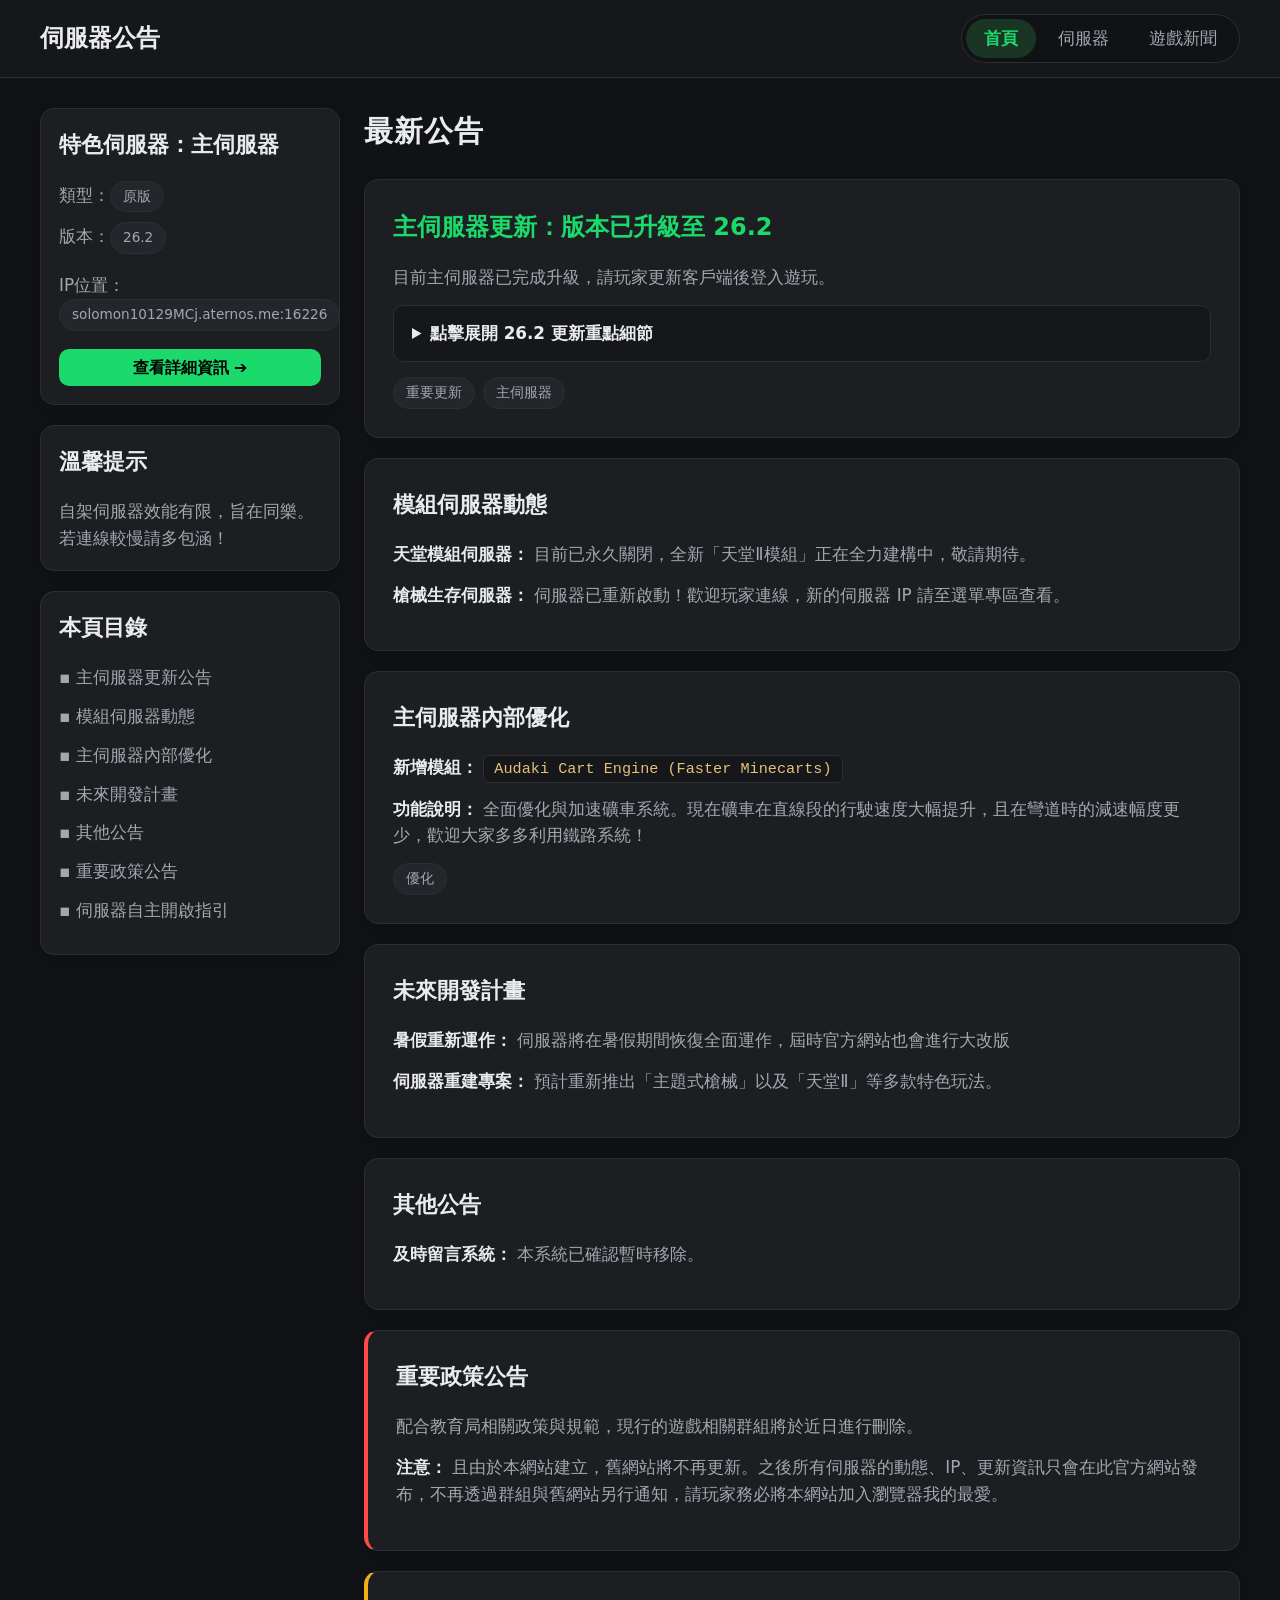
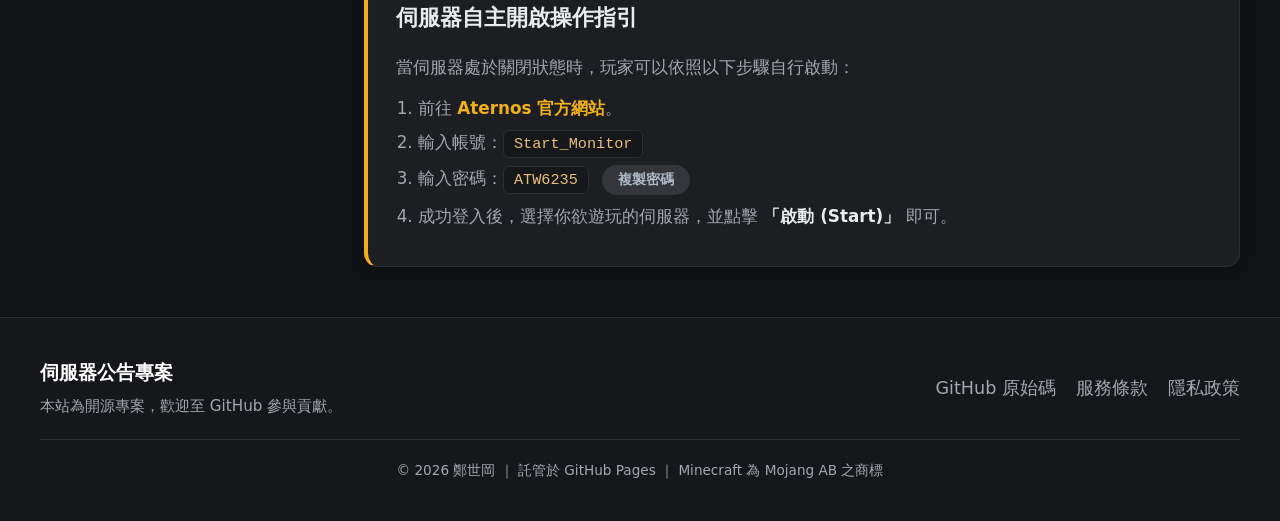
<file: index.html>
<!DOCTYPE html>
<html lang="zh-TW">

<head>
    <meta charset="UTF-8">
    <meta name="viewport" content="width=device-width, initial-scale=1.0">
    <title>伺服器公告首頁</title>
    <style>
        /* 完美復刻 Modrinth 配色與全域樣式 */
        :root {
            --bg-main: #111216;
            /* 最底層超暗背景 */
            --bg-card: #1c1e22;
            /* 卡片與區塊背景 */
            --bg-nav: #16171a;
            /* 導覽列背景 */
            --color-text: #eaebee;
            /* 主文字顏色 */
            --color-muted: #a3a7af;
            /* 說明小字顏色 */
            --brand-green: #1bd96a;
            /* 正常狀態背景色 */
            --brand-green-hover: #22ff85;
            /* 滑鼠移上去時背景色漸變 */
            --border-color: #2c2e33;
            /* 邊框線條顏色 */
            --alert-red: #ff4a4a;
            /* 政策警示紅 */
            --guide-yellow: #f1b019;
            /* 技術指引黃 */
        }

        body {
            font-family: Inter, system-ui, -apple-system, BlinkMacSystemFont, "Segoe UI", Roboto, "Helvetica Neue", Arial, "Noto Sans TC", sans-serif;
            background-color: var(--bg-main);
            color: var(--color-text);
            margin: 0;
            padding: 0;
            line-height: 1.6;
            font-size: 1.1rem;
        }

        /* 頂部區域與導覽列 */
        header {
            background-color: var(--bg-nav);
            border-bottom: 1px solid var(--border-color);
            position: sticky;
            top: 0;
            z-index: 100;
        }

        .header-container {
            max-width: 1200px;
            margin: 0 auto;
            display: flex;
            justify-content: space-between;
            align-items: center;
            padding: 14px 20px;
        }

        header h1 {
            margin: 0;
            font-size: 1.5rem;
            font-weight: 700;
        }

        header h1 a {
            color: var(--color-text);
            text-decoration: none;
            transition: color 0.2s;
        }

        header h1 a:hover {
            color: var(--brand-green);
        }

        /* 💡 完美復刻 Modrinth 膠囊型分組導覽外框 */
        nav {
            display: flex;
            gap: 4px;
            background-color: #111216;
            padding: 4px;
            border-radius: 30px;
            /* 藥丸外框圓角 */
            border: 1px solid var(--border-color);
        }

        /* 💡 導覽標籤全面化身圓角藥丸 */
        nav a {
            color: var(--color-muted);
            text-decoration: none;
            padding: 6px 18px;
            border-radius: 20px;
            /* 內層選項高圓角 */
            transition: all 0.2s ease;
            font-size: 1.05rem;
            font-weight: 500;
        }

        nav a:hover {
            color: var(--color-text);
            background-color: #24262b;
        }

        /* 💡 復刻截圖中「模組」標籤的墨綠色底、亮綠字效果 */
        nav a.active {
            background-color: #1b3524;
            color: var(--brand-green);
            font-weight: 600;
        }

        /* 主內容兩欄佈局 */
        .main-layout {
            max-width: 1200px;
            margin: 30px auto;
            padding: 0 20px;
            display: grid;
            grid-template-columns: 300px 1fr;
            gap: 24px;
        }

        @media (max-width: 768px) {
            .main-layout {
                grid-template-columns: 1fr;
            }
        }

        /* 左側邊欄卡片 */
        .sidebar {
            display: flex;
            flex-direction: column;
            gap: 20px;
        }

        /* 右側主內容區 */
        .content-area {
            display: flex;
            flex-direction: column;
            gap: 20px;
        }

        /* 頁面主要大標題樣式 */
        .page-main-title {
            font-size: 1.8rem;
            color: var(--color-text);
            margin: 0 0 5px 0;
            font-weight: 700;
            letter-spacing: 1px;
        }

        /* Modrinth 圓角卡片樣式 */
        .card {
            background-color: var(--bg-card);
            border: 1px solid var(--border-color);
            border-radius: 14px;
            /* 稍微提升整體卡片大圓角 */
            padding: 28px;
            box-shadow: 0 4px 12px rgba(0, 0, 0, 0.15);
            scroll-margin-top: 80px;
        }

        .card h2 {
            font-size: 1.4rem;
            margin-top: 0;
            margin-bottom: 18px;
            color: var(--color-text);
            font-weight: 600;
        }

        .card h3 {
            font-size: 1.2rem;
            color: var(--brand-green);
            margin-top: 16px;
            margin-bottom: 10px;
        }

        p {
            color: var(--color-muted);
            font-size: 1.05rem;
            margin: 0 0 14px 0;
        }

        strong {
            color: var(--color-text);
        }

        /* 目錄列表樣式 */
        .toc-list {
            list-style: none;
            padding: 0;
            margin: 0;
        }

        .toc-list li {
            margin-bottom: 12px;
        }

        .toc-list a {
            color: var(--color-muted);
            text-decoration: none;
            font-size: 1.05rem;
            transition: color 0.2s;
            display: block;
        }

        .toc-list a:hover {
            color: var(--brand-green);
        }

        /* 🟩 完美復刻「下載」鈕外觀的高圓角綠色按鈕 */
        .btn {
            display: inline-flex;
            align-items: center;
            justify-content: center;
            background-color: var(--brand-green);
            color: #000;
            padding: 6px 24px;
            text-decoration: none;
            border-radius: 10px;
            /* 💡 更改為極致圓滑的藥丸型圓角 */
            font-size: 1rem;
            font-weight: bold;
            transition: background 0.3s ease, transform 0.2s ease, color 0.3s ease;
            border: none;
            cursor: pointer;
            white-space: nowrap;
        }

        .btn:hover {
            background-color: var(--brand-green-hover);
            color: #000;
        }

        .btn:active {
            transform: scale(0.95);
        }

        /* 🪨 依照條件客製化的灰色圓角藥丸按鈕 */
        .btn-gray {
            background-color: #34363c;
            color: #aeb8c3;
            padding: 6px 16px;
            font-size: 0.85rem;
            margin-left: 8px;
            border-radius: 20px;
            /* 💡 更改為極致圓滑的藥丸型圓角 */
            font-weight: bold;
            transition: background 0.3s ease, transform 0.2s ease, color 0.3s ease;
            border: none;
            cursor: pointer;
            white-space: nowrap;
        }

        .btn-gray:hover {
            background-color: #41444b;
            color: #dce9f6;
        }

        .btn-gray:active {
            transform: scale(0.95);
        }

        /* 💡 標籤同步換上膠囊藥丸外觀 */
        .tag {
            display: inline-block;
            background-color: #24262b;
            color: var(--color-muted);
            padding: 4px 12px;
            border-radius: 20px;
            /* 💡 高圓角 */
            font-size: 0.85rem;
            margin-right: 8px;
            border: 1px solid var(--border-color);
        }

        /* 摺疊選單 */
        details {
            background-color: #16171a;
            padding: 14px 18px;
            border-radius: 10px;
            /* 摺疊選單微調圓潤 */
            border: 1px solid var(--border-color);
            margin-top: 14px;
        }

        summary {
            font-weight: 600;
            color: var(--color-text);
            cursor: pointer;
            font-size: 1.05rem;
        }

        ul,
        ol {
            padding-left: 22px;
            margin: 12px 0 0 0;
            color: var(--color-muted);
            font-size: 1.05rem;
        }

        li {
            margin-bottom: 8px;
        }

        /* 政策與技術引導特殊樣式 */
        .policy-card {
            border-left: 4px solid var(--alert-red);
        }

        .tech-card {
            border-left: 4px solid var(--guide-yellow);
        }

        /* 程式碼區塊外觀 */
        .code-block {
            background-color: #16171a;
            padding: 4px 10px;
            border-radius: 6px;
            font-family: Consolas, Monaco, monospace;
            color: #e5c07b;
            font-size: 0.95rem;
            border: 1px solid var(--border-color);
        }

        /* 複製狀態字樣提示 */
        #status {
            font-size: 15px;
            color: #d1d5db;
            margin-left: 10px;
            display: inline-block;
            vertical-align: middle;
        }
    </style>
</head>

<body>

    <header>
        <div class="header-container">
            <h1><a href="/">伺服器公告</a></h1>
            <nav>
                <a href="index.html" class="active">首頁</a>
                <a href="menu.html">伺服器</a>
                <a href="news.html">遊戲新聞</a>
            </nav>
        </div>
    </header>

    <div class="main-layout">

        <div class="sidebar">
            <div class="card" style="padding: 18px;">
                <h2>特色伺服器：主伺服器</h2>
                <p style="margin-bottom: 10px;">類型：<span class="tag">原版</span></p>
                <p style="margin-bottom: 18px;">版本：<span class="tag">26.2</span></p>
                <p style="margin-bottom: 18px;">IP位置：<span class="tag">solomon10129MCj.aternos.me:16226</span></p>
                <a href="server-pages-template.html?server=main" class="btn" style="width: 100%; box-sizing: border-box;">查看詳細資訊 ➔</a>
            </div>

            <div class="card" style="padding: 18px;">
                <h2>溫馨提示</h2>
                <p style="margin: 0;">自架伺服器效能有限，旨在同樂。若連線較慢請多包涵！</p>
            </div>

            <div class="card" style="padding: 18px;">
                <h2>本頁目錄</h2>
                <ul class="toc-list">
                    <li><a href="#main-server">▪ 主伺服器更新公告</a></li>
                    <li><a href="#mod-server">▪ 模組伺服器動態</a></li>
                    <li><a href="#server-optimization">▪ 主伺服器內部優化</a></li>
                    <li><a href="#future-plans">▪ 未來開發計畫</a></li>
                    <li><a href="#website_alert">▪ 其他公告</a></li>
                    <li><a href="#policy-alert">▪ 重要政策公告</a></li>
                    <li><a href="#self-host">▪ 伺服器自主開啟指引</a></li>
                </ul>
            </div>
        </div>

        <div class="content-area">
            <h2 class="page-main-title">最新公告</h2>

            <div class="card" id="main-server">
                <h2 style="margin-top: 0; color: #1bd96a; font-size: 1.5rem; font-weight: bold;">主伺服器更新：版本已升級至 26.2</h2>
                <p>目前主伺服器已完成升級，請玩家更新客戶端後登入遊玩。</p>

                <details>
                    <summary>點擊展開 26.2 更新重點細節</summary>
                    <ul>
                        <li><strong>全新方塊：</strong> 新增硫磺與硃砂系列方塊。</li>
                        <li><strong>全新生態域：</strong> 新增硫磺洞窟、硫磺噴泉等。</li>
                        <li><strong>全新生物：</strong> 硫磺立方怪，外型類似史萊姆，有小型與中型，可餵食史萊姆球加速成長。</li>
                    </ul>

                    <!-- ==================== 更新預覽圖片區塊 ==================== -->
                    <div style="margin-top: 15px; padding: 0 5px;">
                        <img src="images/update-26.2.png" alt="26.2 更新預覽"
                            style="width: 100%; max-width: 500px; height: auto; border-radius: 8px; border: 1px solid #2c2e33; box-shadow: 0 4px 12px rgba(0,0,0,0.3); display: block;">
                        <p style="margin: 6px 0 0 0; font-size: 0.85rem; color: #a3a7af; padding-left: 10px;">▲ 26.2
                            版本主視覺圖</p>
                    </div>
                </details>

                <div style="margin-top: 15px;">
                    <span class="tag">重要更新</span><span class="tag">主伺服器</span>
                </div>
            </div>

            <div class="card" id="mod-server">
                <h2>模組伺服器動態</h2>
                <p><strong>天堂模組伺服器：</strong> 目前已永久關閉，全新「天堂Ⅱ模組」正在全力建構中，敬請期待。</p>
                <p><strong>槍械生存伺服器：</strong> 伺服器已重新啟動！歡迎玩家連線，新的伺服器 IP 請至選單專區查看。</p>
            </div>

            <div class="card" id="server-optimization">
                <h2>主伺服器內部優化</h2>
                <p><strong>新增模組：</strong> <span class="code-block">Audaki Cart Engine (Faster Minecarts)</span></p>
                <p><strong>功能說明：</strong> 全面優化與加速礦車系統。現在礦車在直線段的行駛速度大幅提升，且在彎道時的減速幅度更少，歡迎大家多多利用鐵路系統！</p>
                <div style="margin-top: 10px;">
                    <span class="tag">優化</span>
                </div>
            </div>

            <div class="card" id="future-plans">
                <h2>未來開發計畫</h2>
                <p><strong>暑假重新運作：</strong> 伺服器將在暑假期間恢復全面運作，屆時官方網站也會進行大改版</p>
                <p><strong>伺服器重建專案：</strong> 預計重新推出「主題式槍械」以及「天堂Ⅱ」等多款特色玩法。</p>
            </div>

            <div class="card" id="website_alert">
                <h2>其他公告</h2>
                <p><strong>及時留言系統：</strong> 本系統已確認暫時移除。</p>
            </div>

            <div class="card policy-card" id="policy-alert">
                <h2>重要政策公告</h2>
                <p>配合教育局相關政策與規範，現行的遊戲相關群組將於近日進行刪除。</p>
                <p><strong>注意：</strong>
                    且由於本網站建立，舊網站將不再更新。之後所有伺服器的動態、IP、更新資訊只會在此官方網站發布，不再透過群組與舊網站另行通知，請玩家務必將本網站加入瀏覽器我的最愛。</p>
            </div>

            <div class="card tech-card" id="self-host">
                <h2>伺服器自主開啟操作指引</h2>
                <p>當伺服器處於關閉狀態時，玩家可以依照以下步驟自行啟動：</p>
                <ol>
                    <li>前往 <a href="https://aternos.org/" target="_blank"
                            style="color: var(--guide-yellow); font-weight: bold; text-decoration: none; transition: color 0.2s ease, text-decoration 0.2s ease;"
                            onmouseover="this.style.textDecoration='underline'; this.style.color='#ffd15c';"
                            onmouseout="this.style.textDecoration='none'; this.style.color='var(--guide-yellow)';">Aternos
                            官方網站</a>。</li>
                    <li>輸入帳號：<span class="code-block">Start_Monitor</span></li>
                    <li>輸入密碼：<span class="code-block" id="server-pwd">ATW6235</span>
                        <button class="btn-gray" id="copyBtn">複製密碼</button>
                        <div id="status"></div>
                    </li>
                    <li>成功登入後，選擇你欲遊玩的伺服器，並點擊 <strong>「啟動 (Start)」</strong> 即可。</li>
                </ol>
            </div>

        </div>
    </div>

    <script>
        document.getElementById("copyBtn").addEventListener("click", function () {
            var pwdText = document.getElementById("server-pwd").innerText;

            const textarea = document.createElement("textarea");
            textarea.value = pwdText;
            document.body.appendChild(textarea);
            textarea.select();

            try {
                const successful = document.execCommand("copy");
                const statusEl = document.getElementById("status");
                if (successful) {
                    statusEl.textContent = "已複製至剪貼簿";
                    setTimeout(() => {
                        statusEl.textContent = "";
                    }, 3000);
                } else {
                    statusEl.textContent = "複製失敗";
                }
            } catch (err) {
                document.getElementById("status").textContent = "複製錯誤";
            }

            document.body.removeChild(textarea);
        });
    </script>



    <footer
        style="background-color: #16171a; border-top: 1px solid #2c2e33; padding: 40px 20px; color: #a3a7af; margin-top: 50px;">
        <div
            style="max-width: 1200px; margin: 0 auto; display: flex; justify-content: space-between; align-items: center; flex-wrap: wrap; gap: 20px;">

            <div>
                <div style="font-size: 1.2rem; font-weight: bold; color: #fff; margin-bottom: 6px;">伺服器公告專案</div>
                <p style="margin: 0; font-size: 0.95rem;">本站為開源專案，歡迎至 GitHub 參與貢獻。</p>
            </div>

            <div style="display: flex; gap: 20px;">
                <a href="https://github.com/KevinChensinlong/KevinChensinlong.github.io" target="_blank"
                    style="color: #a3a7af; text-decoration: none; transition: 0.2s;"
                    onmouseover="this.style.textDecoration='underline'; this.style.color='#fff';"
                    onmouseout="this.style.textDecoration='none'; this.style.color='#a3a7af';">
                    GitHub 原始碼
                </a>
                <a href="#" style="color: #a3a7af; text-decoration: none; transition: 0.2s;"
                    onmouseover="this.style.textDecoration='underline'; this.style.color='#fff';"
                    onmouseout="this.style.textDecoration='none'; this.style.color='#a3a7af';">服務條款</a>
                <a href="#" style="color: #a3a7af; text-decoration: none; transition: 0.2s;"
                    onmouseover="this.style.textDecoration='underline'; this.style.color='#fff';"
                    onmouseout="this.style.textDecoration='none'; this.style.color='#a3a7af';">隱私政策</a>
            </div>
        </div>

        <div
            style="max-width: 1200px; margin: 20px auto 0 auto; padding-top: 20px; border-top: 1px solid #2c2e33; text-align: center; font-size: 0.85rem;">
            &copy; 2026 鄭世岡 ｜ 託管於 GitHub Pages ｜ Minecraft 為 Mojang AB 之商標
        </div>
    </footer>

</body>

</html>
</file>
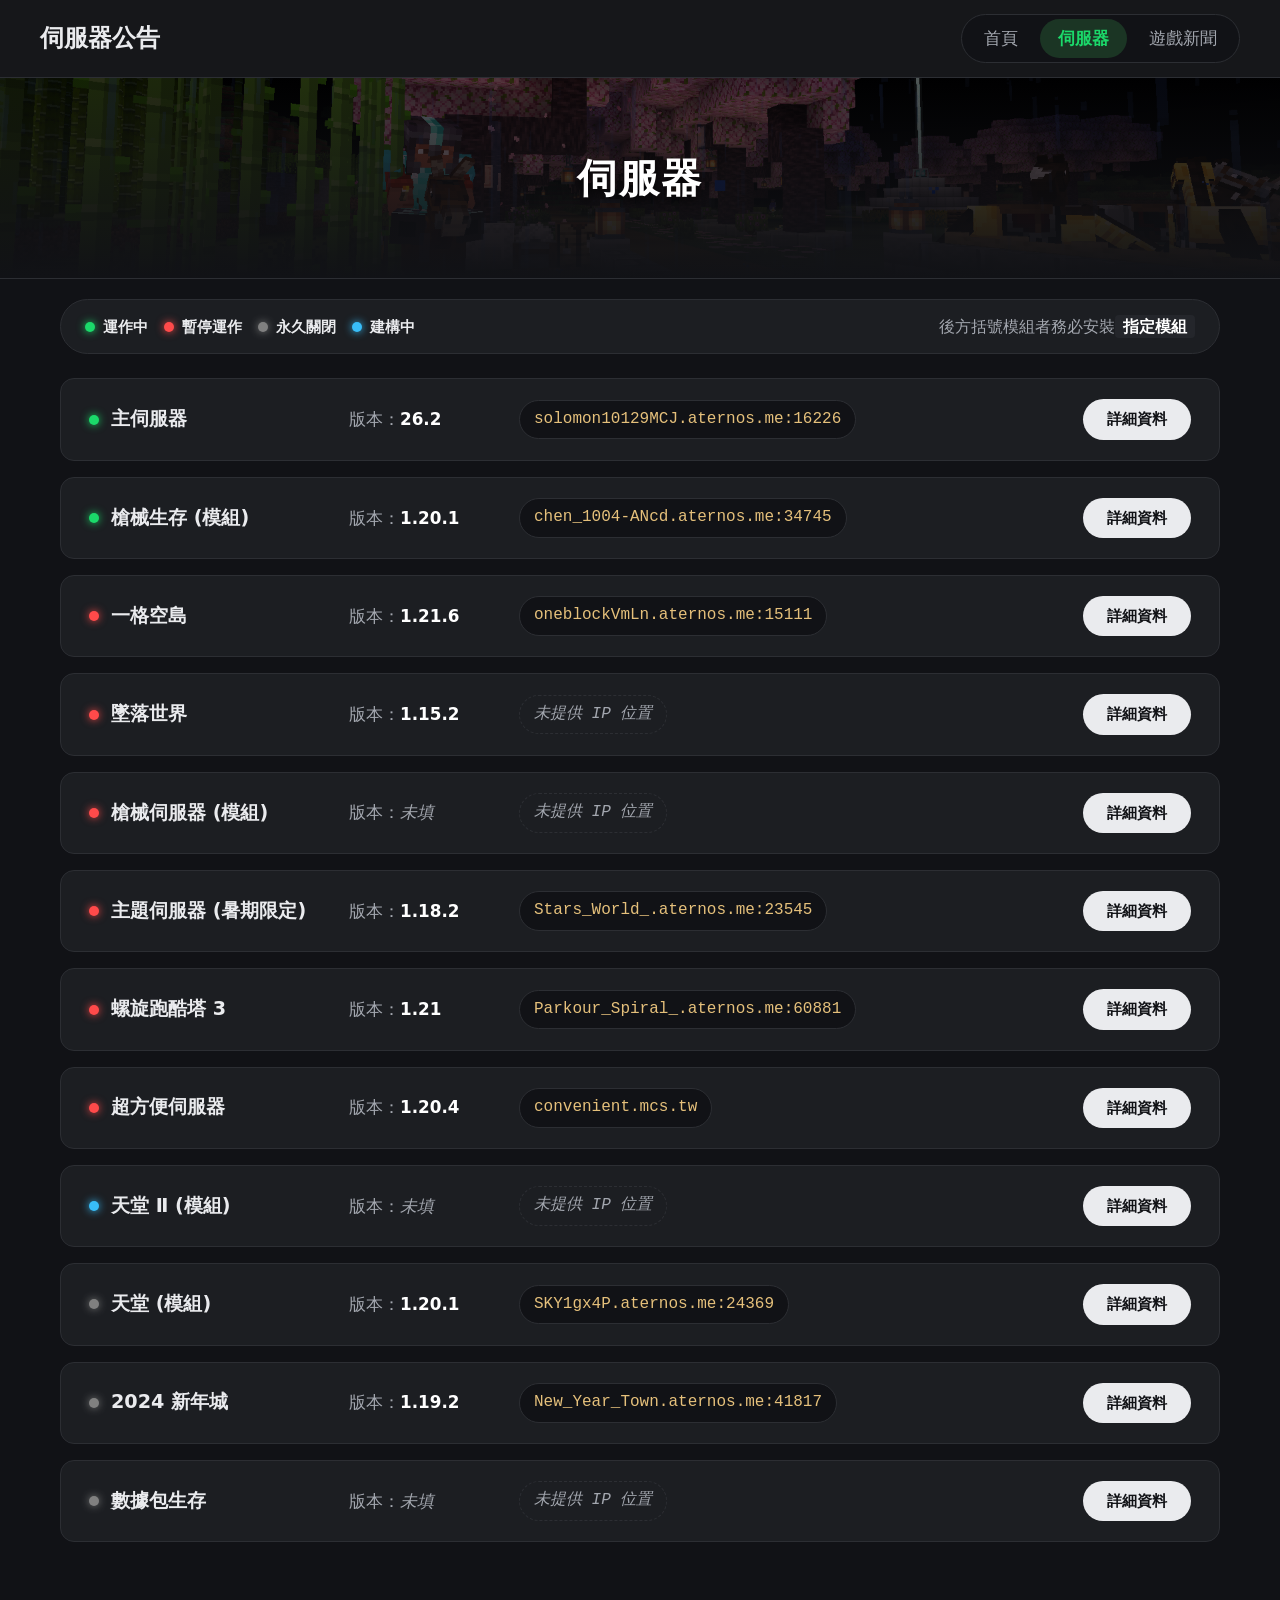
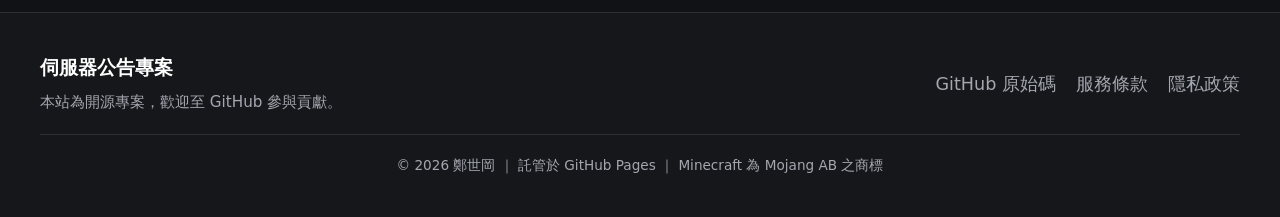
<file: menu.html>
<!DOCTYPE html>
<html lang="zh-TW">

<head>
    <meta charset="UTF-8">
    <meta name="viewport" content="width=device-width, initial-scale=1.0">
    <title>伺服器清單 - 官方網站</title>
    <style>
        /* 完美復刻 Modrinth 配色與全域樣式 */
        :root {
            --bg-main: #111216;
            /* 最底層超暗背景 */
            --bg-card: #1c1e22;
            /* 卡片與區塊背景 */
            --bg-nav: #16171a;
            /* 導覽列背景 */
            --color-text: #eaebee;
            /* 主文字顏色 */
            --color-muted: #a3a7af;
            /* 說明小字顏色 */
            --brand-green: #1bd96a;
            /* 正常狀態背景色 */
            --brand-green-hover: #22ff85;
            /* 滑鼠移上去時背景色漸變 */
            --border-color: #2c2e33;
            /* 邊框線條顏色 */

            /* 狀態燈號配色 */
            --status-green: #1bd96a;
            --status-red: #ff4a4a;
            --status-gray: #808080;
            --status-blue: #38bdf8;
        }

        body {
            font-family: Inter, system-ui, -apple-system, BlinkMacSystemFont, "Segoe UI", Roboto, "Helvetica Neue", Arial, "Noto Sans TC", sans-serif;
            background-color: var(--bg-main);
            color: var(--color-text);
            margin: 0;
            padding: 0;
            line-height: 1.6;
            font-size: 1.1rem;
        }

        /* 頂部區域與導覽列 */
        header {
            background-color: var(--bg-nav);
            border-bottom: 1px solid var(--border-color);
            position: sticky;
            top: 0;
            z-index: 100;
        }

        .header-container {
            max-width: 1200px;
            margin: 0 auto;
            display: flex;
            justify-content: space-between;
            align-items: center;
            padding: 14px 20px;
        }

        header h1 {
            margin: 0;
            font-size: 1.5rem;
            font-weight: 700;
        }

        header h1 a {
            color: var(--color-text);
            text-decoration: none;
            transition: color 0.2s;
        }

        header h1 a:hover {
            color: var(--brand-green);
        }

        /* 完美復刻 Modrinth 膠囊型分組導覽外框 */
        nav {
            display: flex;
            gap: 4px;
            background-color: #111216;
            padding: 4px;
            border-radius: 30px;
            border: 1px solid var(--border-color);
        }

        nav a {
            color: var(--color-muted);
            text-decoration: none;
            padding: 6px 18px;
            border-radius: 20px;
            transition: all 0.2s ease;
            font-size: 1.05rem;
            font-weight: 500;
        }

        nav a:hover {
            color: var(--color-text);
            background-color: #24262b;
        }

        /* 讓「伺服器」頁籤高亮 */
        nav a.active {
            background-color: #1b3524;
            color: var(--brand-green);
            font-weight: 600;
        }

        /* 🌄 伺服器頂部大型封面橫幅 */
        .banner {
            position: relative;
            background-image: linear-gradient(rgba(0, 0, 0, 0.6), rgba(17, 18, 22, 1)), url('images/manu1.png');
            background-size: cover;
            background-position: center;
            height: 200px;
            display: flex;
            justify-content: center;
            align-items: center;
            border-bottom: 1px solid var(--border-color);
        }

        .banner h2 {
            font-size: 2.5rem;
            color: #fff;
            margin: 0;
            font-weight: 800;
            letter-spacing: 2px;
            text-shadow: 0 4px 10px rgba(0, 0, 0, 0.7);
        }

        /* 主內容包裝區 */
        .container {
            max-width: 1200px;
            margin: 0 auto;
            padding: 20px;
            box-sizing: border-box;
        }

        /* 🟢🔴🔵 狀態提示與備註頂欄 */
        .status-header-bar {
            display: flex;
            justify-content: space-between;
            align-items: center;
            background-color: var(--bg-card);
            border: 1px solid var(--border-color);
            padding: 14px 24px;
            border-radius: 30px;
            margin-bottom: 24px;
            flex-wrap: wrap;
            gap: 12px;
        }

        .legend-group {
            display: flex;
            gap: 16px;
            align-items: center;
        }

        .legend-item {
            display: inline-flex;
            align-items: center;
            font-size: 0.95rem;
            font-weight: 600;
        }

        /* 燈號小圓點 */
        .dot {
            width: 10px;
            height: 10px;
            border-radius: 50%;
            margin-right: 8px;
            display: inline-block;
        }

        .dot-green {
            background-color: var(--status-green);
            box-shadow: 0 0 8px var(--status-green);
        }

        .dot-red {
            background-color: var(--status-red);
            box-shadow: 0 0 8px var(--status-red);
        }

        .dot-gray {
            background-color: var(--status-gray);
            box-shadow: 0 0 8px var(--status-gray);
        }

        .dot-blue {
            background-color: var(--status-blue);
            box-shadow: 0 0 8px var(--status-blue);
        }

        .notice-text {
            color: var(--color-muted);
            font-size: 1rem;
            font-weight: 500;
        }

        .notice-highlight {
            color: #fff;
            font-weight: bold;
            background-color: #24262b;
            padding: 2px 8px;
            border-radius: 4px;
        }

        /* 📋 伺服器列表大容器 */
        .server-list {
            display: flex;
            flex-direction: column;
            gap: 16px;
        }

        /* 橫式伺服器卡片列 */
        .server-row {
            background-color: var(--bg-card);
            border: 1px solid var(--border-color);
            border-radius: 14px;
            padding: 20px 28px;
            display: grid;
            grid-template-columns: 240px 150px 1fr auto;
            align-items: center;
            gap: 20px;
            transition: transform 0.2s ease, border-color 0.2s ease;
        }

        .server-row:hover {
            border-color: #41444b;
            transform: translateY(-2px);
        }

        /* 針對資料尚未填寫的空白 IP 樣式優化 */
        .ip-empty {
            color: var(--color-muted) !important;
            font-style: italic;
            background-color: transparent !important;
            border: 1px dashed var(--border-color) !important;
        }

        /* 手機板響應式斷點 */
        @media (max-width: 900px) {
            .server-row {
                grid-template-columns: 1fr;
                gap: 12px;
                padding: 20px;
            }

            .server-actions {
                text-align: left;
                width: 100%;
            }

            .btn-detail {
                width: 100%;
                box-sizing: border-box;
            }
        }

        /* 伺服器名稱與燈號組合 */
        .server-name-block {
            display: flex;
            align-items: center;
            font-weight: 700;
            font-size: 1.2rem;
            color: var(--color-text);
        }

        /* 版本號 */
        .server-version-block {
            font-size: 1.05rem;
            color: var(--color-muted);
        }

        .server-version-block strong {
            color: #fff;
        }

        /* IP 位置顯示區 */
        .server-ip-block {
            font-family: Consolas, Monaco, monospace;
            font-size: 1rem;
            color: #e5c07b;
            background-color: #111216;
            padding: 6px 14px;
            border-radius: 20px;
            border: 1px solid var(--border-color);
            word-break: break-all;
            display: inline-block;
        }

        /* ⬜ Modrinth 藥丸型詳細資料按鈕 */
        .btn-detail {
            display: inline-flex;
            align-items: center;
            justify-content: center;
            background-color: #eaebee;
            color: #111216;
            padding: 8px 24px;
            text-decoration: none;
            border-radius: 30px;
            font-size: 0.95rem;
            font-weight: bold;
            transition: background 0.2s ease, transform 0.1s ease;
            border: none;
            cursor: pointer;
            white-space: nowrap;
        }

        .btn-detail:hover {
            background-color: #ffffff;
            transform: scale(1.03);
        }

        .btn-detail:active {
            transform: scale(0.97);
        }
    </style>
</head>

<body>

    <header>
        <div class="header-container">
            <h1><a href="index.html">伺服器公告</a></h1>
            <nav>
                <a href="index.html">首頁</a>
                <a href="menu.html" class="active">伺服器</a>
                <a href="news.html">遊戲新聞</a>
            </nav>
        </div>
    </header>

    <div class="banner">
        <h2>伺服器</h2>
    </div>

    <div class="container">

        <div class="status-header-bar">
            <div class="legend-group">
                <div class="legend-item"><span class="dot dot-green"></span>運作中</div>
                <div class="legend-item"><span class="dot dot-red"></span>暫停運作</div>
                <div class="legend-item"><span class="dot dot-gray"></span>永久關閉</div>
                <div class="legend-item"><span class="dot dot-blue"></span>建構中</div>
            </div>
            <div class="notice-text">
                後方括號模組者務必安裝<span class="notice-highlight">指定模組</span>
            </div>
        </div>

        <div class="server-list">


            <div class="server-row">
                <div class="server-name-block">
                    <span class="dot dot-green" style="margin-right: 12px;"></span>
                    主伺服器
                </div>
                <div class="server-version-block">
                    版本：<strong>26.2</strong>
                </div>
                <div>
                    <span class="server-ip-block">solomon10129MCJ.aternos.me:16226</span>
                </div>
                <div class="server-actions">
                    <a href="server-pages-template.html?server=main" class="btn-detail">詳細資料</a>
                </div>
            </div>


            <div class="server-row">
                <div class="server-name-block">
                    <span class="dot dot-green" style="margin-right: 12px;"></span>
                    槍械生存 (模組)
                </div>
                <div class="server-version-block">
                    版本：<strong>1.20.1</strong>
                </div>
                <div>
                    <span class="server-ip-block">chen_1004-ANcd.aternos.me:34745</span>
                </div>
                <div class="server-actions">
                    <a href="server-pages-template.html?server=guns_survive" class="btn-detail">詳細資料</a>
                </div>
            </div>


            <div class="server-row">
                <div class="server-name-block">
                    <span class="dot dot-red" style="margin-right: 12px;"></span>
                    一格空島
                </div>
                <div class="server-version-block">
                    版本：<strong>1.21.6</strong>
                </div>
                <div>
                    <span class="server-ip-block">oneblockVmLn.aternos.me:15111</span>
                </div>
                <div class="server-actions">
                    <a href="server-pages-template.html?server=one_block" class="btn-detail">詳細資料</a>
                </div>
            </div>


            <div class="server-row">
                <div class="server-name-block">
                    <span class="dot dot-red" style="margin-right: 12px;"></span>
                    墜落世界
                </div>
                <div class="server-version-block">
                    版本：<strong>1.15.2</strong>
                </div>
                <div>
                    <span class="server-ip-block ip-empty">未提供 IP 位置</span>
                </div>
                <div class="server-actions">
                    <a href="server-pages-template.html?server=falling" class="btn-detail">詳細資料</a>
                </div>
            </div>


            <div class="server-row">
                <div class="server-name-block">
                    <span class="dot dot-red" style="margin-right: 12px;"></span>
                    槍械伺服器 (模組)
                </div>
                <div class="server-version-block">
                    版本：<span style="color: var(--color-muted); font-style: italic;">未填</span>
                </div>
                <div>
                    <span class="server-ip-block ip-empty">未提供 IP 位置</span>
                </div>
                <div class="server-actions">
                    <a href="server-pages-template.html?server=guns_party" class="btn-detail">詳細資料</a>
                </div>
            </div>


            <div class="server-row">
                <div class="server-name-block">
                    <span class="dot dot-red" style="margin-right: 12px;"></span>
                    主題伺服器 (暑期限定)
                </div>
                <div class="server-version-block">
                    版本：<strong>1.18.2</strong>
                </div>
                <div>
                    <span class="server-ip-block">Stars_World_.aternos.me:23545</span>
                </div>
                <div class="server-actions">
                    <a href="server-pages-template.html?server=stars_world" class="btn-detail">詳細資料</a>
                </div>
            </div>


            <div class="server-row">
                <div class="server-name-block">
                    <span class="dot dot-red" style="margin-right: 12px;"></span>
                    螺旋跑酷塔 3
                </div>
                <div class="server-version-block">
                    版本：<strong>1.21</strong>
                </div>
                <div>
                    <span class="server-ip-block">Parkour_Spiral_.aternos.me:60881</span>
                </div>
                <div class="server-actions">
                    <a href="server-pages-template.html?server=parkour_spiral3" class="btn-detail">詳細資料</a>
                </div>
            </div>


            <div class="server-row">
                <div class="server-name-block">
                    <span class="dot dot-red" style="margin-right: 12px;"></span>
                    超方便伺服器
                </div>
                <div class="server-version-block">
                    版本：<strong>1.20.4</strong>
                </div>
                <div>
                    <span class="server-ip-block">convenient.mcs.tw</span>
                </div>
                <div class="server-actions">
                    <a href="server-pages-template.html?server=convience" class="btn-detail">詳細資料</a>
                </div>
            </div>


            <div class="server-row">
                <div class="server-name-block">
                    <span class="dot dot-blue" style="margin-right: 12px;"></span>
                    天堂 Ⅱ (模組)
                </div>
                <div class="server-version-block">
                    版本：<span style="color: var(--color-muted); font-style: italic;">未填</span>
                </div>
                <div>
                    <span class="server-ip-block ip-empty">未提供 IP 位置</span>
                </div>
                <div class="server-actions">
                    <a href="server-pages-template.html?server=aether_Ⅱ" class="btn-detail">詳細資料</a>
                </div>
            </div>


            <div class="server-row">
                <div class="server-name-block">
                    <span class="dot dot-gray" style="margin-right: 12px;"></span>
                    天堂 (模組)
                </div>
                <div class="server-version-block">
                    版本：<strong>1.20.1</strong>
                </div>
                <div>
                    <span class="server-ip-block">SKY1gx4P.aternos.me:24369</span>
                </div>
                <div class="server-actions">
                    <a href="server-pages-template.html?server=aether" class="btn-detail">詳細資料</a>
                </div>
            </div>

            
            <div class="server-row">
                <div class="server-name-block">
                    <span class="dot dot-gray" style="margin-right: 12px;"></span>
                    2024 新年城
                </div>
                <div class="server-version-block">
                    版本：<strong>1.19.2</strong>
                </div>
                <div>
                    <span class="server-ip-block">New_Year_Town.aternos.me:41817</span>
                </div>
                <div class="server-actions">
                    <a href="server-pages-template.html?server=2024_new_year_town" class="btn-detail">詳細資料</a>
                </div>
            </div>



            <div class="server-row">
                <div class="server-name-block">
                    <span class="dot dot-gray" style="margin-right: 12px;"></span>
                    數據包生存
                </div>
                <div class="server-version-block">
                    版本：<span style="color: var(--color-muted); font-style: italic;">未填</span>
                </div>
                <div>
                    <span class="server-ip-block ip-empty">未提供 IP 位置</span>
                </div>
                <div class="server-actions">
                    <a href="server-pages-template.html?server=datapack_survive" class="btn-detail">詳細資料</a>
                </div>
            </div>


        </div>
    </div>

    <footer
        style="background-color: #16171a; border-top: 1px solid #2c2e33; padding: 40px 20px; color: #a3a7af; margin-top: 50px;">
        <div
            style="max-width: 1200px; margin: 0 auto; display: flex; justify-content: space-between; align-items: center; flex-wrap: wrap; gap: 20px;">

            <div>
                <div style="font-size: 1.2rem; font-weight: bold; color: #fff; margin-bottom: 6px;">伺服器公告專案</div>
                <p style="margin: 0; font-size: 0.95rem;">本站為開源專案，歡迎至 GitHub 參與貢獻。</p>
            </div>

            <div style="display: flex; gap: 20px;">
                <a href="https://github.com/KevinChensinlong/KevinChensinlong.github.io" target="_blank"
                    style="color: #a3a7af; text-decoration: none; transition: 0.2s;"
                    onmouseover="this.style.textDecoration='underline'; this.style.color='#fff';"
                    onmouseout="this.style.textDecoration='none'; this.style.color='#a3a7af';">
                    GitHub 原始碼
                </a>
                <a href="#" style="color: #a3a7af; text-decoration: none; transition: 0.2s;"
                    onmouseover="this.style.textDecoration='underline'; this.style.color='#fff';"
                    onmouseout="this.style.textDecoration='none'; this.style.color='#a3a7af';">服務條款</a>
                <a href="#" style="color: #a3a7af; text-decoration: none; transition: 0.2s;"
                    onmouseover="this.style.textDecoration='underline'; this.style.color='#fff';"
                    onmouseout="this.style.textDecoration='none'; this.style.color='#a3a7af';">隱私政策</a>
            </div>
        </div>

        <div
            style="max-width: 1200px; margin: 20px auto 0 auto; padding-top: 20px; border-top: 1px solid #2c2e33; text-align: center; font-size: 0.85rem;">
            &copy; 2026 鄭世岡 ｜ 託管於 GitHub Pages ｜ Minecraft 為 Mojang AB 之商標
        </div>
    </footer>

</body>

</html>
</file>
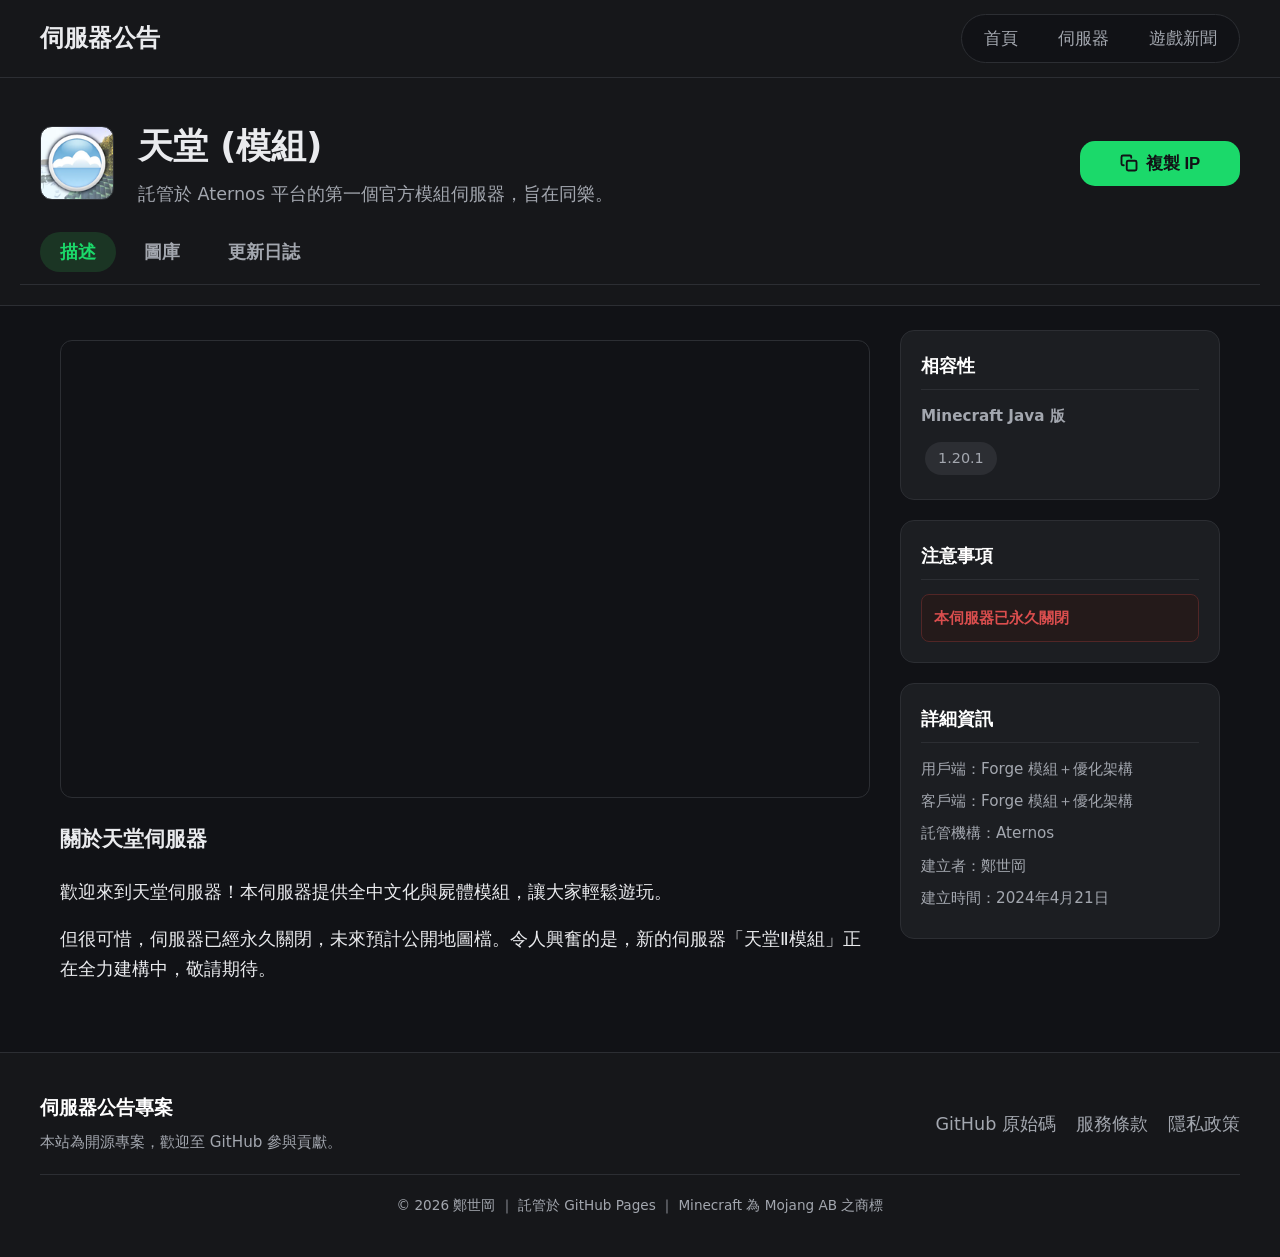
<file: server-pages-template.html>
<!DOCTYPE html>
<html lang="zh-TW">

<head>
    <meta charset="UTF-8">
    <meta name="viewport" content="width=device-width, initial-scale=1.0">
    <title id="page-title">伺服器詳細資訊 - 官方網站</title>

    <!-- 讀取外部樣式表 -->
    <link rel="stylesheet" href="css/server-page.css">
</head>

<body>

    <!-- 頂部導覽列 -->
    <header>
        <div class="header-container">
            <h1><a href="index.html" style="text-decoration: none; font-weight: 700;">伺服器公告</a></h1>
            <nav>
                <a href="index.html">首頁</a>
                <a href="menu.html">伺服器</a>
                <a href="news.html">遊戲新聞</a>
            </nav>
        </div>
    </header>

    <!-- ==================== 1. 頂部固定橫幅專案資訊 ==================== -->
    <div class="project-header">
        <div class="project-header-container">
            <div class="project-meta-left">
                <!-- 智慧圖標：由 JS 控制更換背景圖 -->
                <div id="server-icon" class="project-icon"></div>
                <div class="project-title-block">
                    <h2 id="server-display-name">載入中...</h2>
                    <p id="server-subtitle" class="project-subtitle"></p>
                </div>
            </div>
            <div class="project-meta-right">
                <button id="ip-btn" class="btn-download" onclick="copyServerIP()">
                    <svg id="copy-icon" viewBox="0 0 24 24" fill="none" stroke="currentColor" stroke-width="2.5"
                        stroke-linecap="round" stroke-linejoin="round"
                        style="width: 18px; height: 18px; margin-right: 8px;">
                        <rect x="9" y="9" width="13" height="13" rx="2" ry="2"></rect>
                        <path d="M5 15H4a2 2 0 0 1-2-2V4a2 2 0 0 1 2-2h9a2 2 0 0 1 2 2v1"></path>
                    </svg>
                    <span id="btn-text">複製 IP</span>
                </button>
            </div>
        </div>

        <!-- ==================== 2. Modrinth 頁籤導覽列 ==================== -->
        <div class="project-tabs-nav">
            <button class="tab-btn active" onclick="switchTab('description')">描述</button>
            <button class="tab-btn" onclick="switchTab('gallery')">圖庫</button>
            <button class="tab-btn" onclick="switchTab('changelog')">更新日誌</button>
        </div>
    </div>

    <!-- ==================== 3. 雙欄佈局主要核心 ==================== -->
    <div class="main-layout">

        <!-- 左欄：動態主內容 -->
        <div class="tab-content-panel">

            <!-- 分頁一：描述 -->
            <div id="tab-description" class="page-section active">
                <div id="video-container" class="video-wrapper">
                    <!-- 由 JS 動態生成影片外殼，防止沒影片時留白 -->
                </div>
                <div class="description-text">
                    <h3 id="desc-title"></h3>
                    <div id="desc-paragraphs"></div>
                </div>
            </div>

            <!-- 分頁二：圖庫 -->
            <div id="tab-gallery" class="page-section">
                <div id="gallery-render-grid" class="gallery-grid">
                    <!-- 由 JS 自動跑迴圈生成圖片 -->
                </div>
            </div>

            <!-- 分頁三：更新日誌 -->
            <div id="tab-changelog" class="page-section">
                <div id="changelog-render-timeline" class="changelog-timeline">
                    <!-- 由 JS 自動跑迴圈生成日誌節點 -->
                </div>
            </div>
        </div>

        <!-- 右欄：固定邊欄 -->
        <div class="sidebar-panel">
            <div class="sidebar-card">
                <h3>相容性</h3>
                <p id="sb-game-type" style="margin: 0 0 10px 0; font-size: 0.95rem; font-weight:600;"></p>
                <div>
                    <span id="sb-version" class="tag-pill"></span>
                </div>
            </div>

            <div id="sidebar-notice-card" class="sidebar-card">
                <h3>注意事項</h3>
                <div class="notice-box">
                    <strong id="sb-notice"></strong>
                </div>
            </div>

            <div class="sidebar-card" style="font-size: 0.95rem;">
                <h3>詳細資訊</h3>
                <div class="info-list">
                    <p id="info-client"></p>
                    <p id="info-customer"></p>
                    <p id="info-host"></p>
                    <p id="info-creator"></p>
                    <p id="info-created-at"></p>
                </div>
            </div>
        </div>

    </div>

    <!-- ==================== 4. 圖片放大燈箱效果專區 ==================== -->
    <div id="image-lightbox" class="lightbox" onclick="handleLightboxClick(event)">
        <img class="lightbox-content" id="lightbox-img" alt="放大圖片">
        <div class="lightbox-toolbar" id="lightbox-toolbar" onclick="event.stopPropagation()">
            <button class="toolbar-btn" onclick="closeLightbox()" title="關閉 (ESC)">
                <svg width="20" height="20" viewBox="0 0 24 24" fill="none" stroke="currentColor" stroke-width="2.5">
                    <line x1="18" y1="6" x2="6" y2="18"></line>
                    <line x1="6" y1="6" x2="18" y2="18"></line>
                </svg>
            </button>
            <button class="toolbar-btn" onclick="copyImageLink()" title="複製圖片分享連結">
                <svg width="18" height="18" viewBox="0 0 24 24" fill="none" stroke="currentColor" stroke-width="2.5">
                    <path d="M10 13a5 5 0 0 0 7.54.54l3-3a5 5 0 0 0-7.07-7.07l-1.72 1.71"></path>
                    <path d="M14 11a5 5 0 0 0-7.54-.54l-3 3a5 5 0 0 0 7.07 7.07l1.71-1.71"></path>
                </svg>
            </button>
            <button class="toolbar-btn" onclick="openInNewTab()" title="在新分頁開啟原始大圖">
                <svg width="18" height="18" viewBox="0 0 24 24" fill="none" stroke="currentColor" stroke-width="2.5">
                    <path d="M18 13v6a2 2 0 0 1-2 2H5a2 2 0 0 1-2-2V8a2 2 0 0 1 2-2h6"></path>
                    <polyline points="15 3 21 3 21 9"></polyline>
                    <line x1="10" y1="14" x2="21" y2="3"></line>
                </svg>
            </button>
            <button class="toolbar-btn" onclick="prevImage()" title="上一張 (←)">
                <svg width="20" height="20" viewBox="0 0 24 24" fill="none" stroke="currentColor" stroke-width="2.5">
                    <line x1="19" y1="12" x2="5" y2="12"></line>
                    <polyline points="12 19 5 12 12 5"></polyline>
                </svg>
            </button>
            <button class="toolbar-btn" onclick="nextImage()" title="下一張 (→)">
                <svg width="20" height="20" viewBox="0 0 24 24" fill="none" stroke="currentColor" stroke-width="2.5">
                    <line x1="5" y1="12" x2="19" y2="12"></line>
                    <polyline points="12 5 19 12 12 19"></polyline>
                </svg>
            </button>
        </div>
        <div class="lightbox-meta-block" id="lightbox-meta">
            <h3 class="lightbox-title" id="lightbox-title">圖片標題</h3>
            <p class="lightbox-sub" id="lightbox-sub">圖片詳細資訊</p>
        </div>
    </div>

    <!-- 提示小彈窗 (Toast) -->
    <div id="lightbox-toast" class="lightbox-toast">已複製圖片連結！</div>

    <!-- 智慧核心指令腳本 -->
    <script>
        let currentImgIndex = 0;
        let galleryImages = [];
        let globalServerIP = ""; // 儲存動態 IP 全域變數

        // 核心運作：動態載入 JSON
        document.addEventListener("DOMContentLoaded", () => {
            // 1. 自動從網址分析要抓哪一頁，例如：?server=aether，預設去讀 aether
            const urlParams = new URLSearchParams(window.location.search);
            const serverKey = urlParams.get('server') || 'aether';

            // 2. 利用 Fetch API 去抓 data/ 資料夾裡的對應 json 檔案
            fetch(`data/${serverKey}.json`)
                .then(response => {
                    if (!response.ok) throw new Error('找不到該伺服器的設定檔！');
                    return response.json();
                })
                .then(data => {
                    renderServerPage(data);
                })
                .catch(error => {
                    console.error(error);
                    document.getElementById('server-display-name').textContent = "找不到頁面";
                    document.getElementById('server-subtitle').textContent = "請確認網址的參數是否正確。";
                });
        });

        // 渲染畫面的大工程
        function renderServerPage(data) {
            // 頂部與全域變數
            document.title = `${data.serverName} 詳細資訊 - 官方網站`;
            document.getElementById('server-display-name').textContent = data.serverName;
            document.getElementById('server-subtitle').textContent = data.subtitle;
            globalServerIP = data.ipAddress; // 綁定複製按鈕的 IP

            // 設定圖標
            // 智慧圖標防呆機制
            const serverIconEl = document.getElementById('server-icon');

            if (data.serverIcon) {
                // 1. 如果 JSON 有設定路徑，嘗試載入
                const imgTest = new Image();
                imgTest.src = data.serverIcon;

                // 圖片存在，順利載入：套用 JSON 的圖片
                imgTest.onload = () => {
                    serverIconEl.style.backgroundImage = `url('${data.serverIcon}')`;
                    serverIconEl.style.backgroundSize = "cover";
                    serverIconEl.style.backgroundPosition = "center";
                };

                // 2. 防呆：如果圖片路徑失效（找不到檔案），就維持 CSS 原本的彩色預設樣式
                imgTest.onerror = () => {
                    console.warn(`[圖標載入失敗] 找不到路徑：${data.serverIcon}，已自動還原為預設彩色圖標。`);
                    // 這裡不需額外寫程式碼，因為如果載入失敗，就不會動到 CSS 原本設定好的 background
                };
            }

            // 分頁一：描述與影片
            const videoContainer = document.getElementById('video-container');
            if (data.description.youtubeEmbedUrl) {
                videoContainer.innerHTML = `<iframe width="560" height="315" src="${data.description.youtubeEmbedUrl}" title="YouTube video player" frameborder="0" allow="accelerometer; autoplay; clipboard-write; encrypted-media; gyroscope; picture-in-picture; web-share" referrerpolicy="strict-origin-when-cross-origin" allowfullscreen></iframe>`;
            } else {
                videoContainer.style.display = "none";
            }
            document.getElementById('desc-title').textContent = data.description.title;
            const pContainer = document.getElementById('desc-paragraphs');
            data.description.paragraphs.forEach(text => {
                pContainer.innerHTML += `<p>${text}</p>`;
            });

            // 分頁二：動態渲染圖庫 Grid
            const galleryGrid = document.getElementById('gallery-render-grid');
            if (data.gallery && data.gallery.length > 0) {
                data.gallery.forEach((img, idx) => {
                    galleryImages.push({ src: img.src, title: img.alt, subtitle: img.meta });
                    galleryGrid.innerHTML += `
                        <div class="gallery-card">
                            <img src="${img.src}" class="gallery-img" alt="${img.alt}" onclick="openLightbox(${idx})">
                            <div class="gallery-meta">${img.meta}</div>
                        </div>
                    `;
                });
            } else {
                galleryGrid.innerHTML = `<p style="color: var(--color-muted); padding: 20px;">目前尚無圖片。</p>`;
            }

            // 分頁三：動態渲染更新日誌 Timeline
            const changelogTimeline = document.getElementById('changelog-render-timeline');
            if (data.changelog && data.changelog.length > 0) {
                data.changelog.forEach(log => {
                    let detailHTML = "";
                    if (log.details && log.details.length > 0) {
                        detailHTML = `
                            <div class="log-body">
                                <ul>${log.details.map(item => `<li>${item}</li>`).join('')}</ul>
                            </div>`;
                    } else {
                        detailHTML = `<div class="log-body"></div>`;
                    }
                    changelogTimeline.innerHTML += `
                        <div class="log-node">
                            <div class="log-header">
                                <h4 class="log-title">${log.title}</h4>
                                <span class="log-date">${log.date}</span>
                            </div>
                            ${detailHTML}
                        </div>
                    `;
                });
            }

            // 右側資訊欄欄位
            document.getElementById('sb-game-type').textContent = data.sidebar.gameType;
            document.getElementById('sb-version').textContent = data.sidebar.version;

            // 注意事項卡片防呆控制 (若無注意事項就完全隱藏卡片)
            if (data.sidebar.notice) {
                document.getElementById('sb-notice').textContent = data.sidebar.notice;
            } else {
                document.getElementById('sidebar-notice-card').style.display = "none";
            }

            document.getElementById('info-client').textContent = `用戶端：${data.sidebar.details.clientType}`;
            document.getElementById('info-customer').textContent = `客戶端：${data.sidebar.details.customerType}`;
            document.getElementById('info-host').textContent = `託管機構：${data.sidebar.details.host}`;
            document.getElementById('info-creator').textContent = `建立者：${data.sidebar.details.creator}`;
            document.getElementById('info-created-at').textContent = `建立時間：${data.sidebar.details.createdAt}`;
        }

        // 頁籤無縫切換機制
        function switchTab(tabId) {
            const sections = document.querySelectorAll('.page-section');
            sections.forEach(section => section.classList.remove('active'));

            const buttons = document.querySelectorAll('.tab-btn');
            buttons.forEach(btn => btn.classList.remove('active'));

            document.getElementById('tab-' + tabId).classList.add('active');

            if (window.event && window.event.currentTarget) {
                window.event.currentTarget.classList.add('active');
            }
        }

        // 流暢複製 IP
        function copyServerIP() {
            if (!globalServerIP) return;
            navigator.clipboard.writeText(globalServerIP);

            const ipBtn = document.getElementById('ip-btn');
            const btnText = document.getElementById('btn-text');
            const copyIcon = document.getElementById('copy-icon');

            if (btnText) btnText.textContent = '已複製 IP！';
            if (copyIcon) copyIcon.style.display = 'none';
            ipBtn.classList.add('copied');

            setTimeout(() => {
                if (btnText) btnText.textContent = '複製 IP';
                if (copyIcon) copyIcon.style.display = 'inline-block';
                ipBtn.classList.remove('copied');
            }, 1500);
        }

        // ==========================================================================
        // 燈箱控制系統 (完美相容動態資料版)
        // ==========================================================================
        function openLightbox(index) {
            currentImgIndex = index;
            const lightbox = document.getElementById('image-lightbox');
            updateLightboxContent();
            lightbox.style.display = "flex";
            document.body.style.overflow = "hidden";
            document.addEventListener('keydown', handleKeyDown);
        }

        function updateLightboxContent() {
            const lightboxImg = document.getElementById('lightbox-img');
            const lightboxTitle = document.getElementById('lightbox-title');
            const lightboxSub = document.getElementById('lightbox-sub');
            const metaBlock = document.getElementById('lightbox-meta');
            const currentData = galleryImages[currentImgIndex];

            if (currentData) {
                lightboxImg.src = currentData.src;
                lightboxTitle.textContent = currentData.title;
                lightboxSub.textContent = currentData.subtitle;

                if (!currentData.title && !currentData.subtitle) {
                    metaBlock.classList.add('hide-meta');
                } else {
                    metaBlock.classList.remove('hide-meta');
                }
            }
        }

        function handleLightboxClick(event) {
            if (event.target.id === "image-lightbox") {
                closeLightbox();
            }
        }

        function closeLightbox() {
            const lightbox = document.getElementById('image-lightbox');
            lightbox.style.display = "none";
            document.body.style.overflow = "auto";
            document.removeEventListener('keydown', handleKeyDown);
        }

        function nextImage() {
            if (galleryImages.length === 0) return;
            currentImgIndex = (currentImgIndex + 1) % galleryImages.length;
            updateLightboxContent();
        }

        function prevImage() {
            if (galleryImages.length === 0) return;
            currentImgIndex = (currentImgIndex - 1 + galleryImages.length) % galleryImages.length;
            updateLightboxContent();
        }

        function openInNewTab() {
            const currentData = galleryImages[currentImgIndex];
            if (currentData) {
                window.open(currentData.src, '_blank');
            }
        }

        function copyImageLink() {
            const currentData = galleryImages[currentImgIndex];
            if (currentData) {
                const absoluteUrl = new URL(currentData.src, window.location.href).href;
                navigator.clipboard.writeText(absoluteUrl).then(() => {
                    const toast = document.getElementById('lightbox-toast');
                    toast.classList.add('show');
                    setTimeout(() => {
                        toast.classList.remove('show');
                    }, 2000);
                });
            }
        }

        function handleKeyDown(e) {
            if (e.key === "ArrowRight") {
                nextImage();
            } else if (e.key === "ArrowLeft") {
                prevImage();
            } else if (e.key === "Escape") {
                closeLightbox();
            }
        }
    </script>

    <!-- 頁尾宣告 -->
    <footer
        style="background-color: #16171a; border-top: 1px solid #2c2e33; padding: 40px 20px; color: #a3a7af; margin-top: 50px;">
        <div
            style="max-width: 1200px; margin: 0 auto; display: flex; justify-content: space-between; align-items: center; flex-wrap: wrap; gap: 20px;">
            <div>
                <div style="font-size: 1.2rem; font-weight: bold; color: #fff; margin-bottom: 6px;">伺服器公告專案</div>
                <p style="margin: 0; font-size: 0.95rem;">本站為開源專案，歡迎至 GitHub 參與貢獻。</p>
            </div>
            <div style="display: flex; gap: 20px;">
                <a href="https://github.com/KevinChensinlong/KevinChensinlong.github.io" target="_blank"
                    style="color: #a3a7af; text-decoration: none; transition: 0.2s;"
                    onmouseover="this.style.textDecoration='underline'; this.style.color='#fff';"
                    onmouseout="this.style.textDecoration='none'; this.style.color='#a3a7af';">
                    GitHub 原始碼
                </a>
                <a href="#" style="color: #a3a7af; text-decoration: none; transition: 0.2s;"
                    onmouseover="this.style.textDecoration='underline'; this.style.color='#fff';"
                    onmouseout="this.style.textDecoration='none'; this.style.color='#a3a7af';">服務條款</a>
                <a href="#" style="color: #a3a7af; text-decoration: none; transition: 0.2s;"
                    onmouseover="this.style.textDecoration='underline'; this.style.color='#fff';"
                    onmouseout="this.style.textDecoration='none'; this.style.color='#a3a7af';">隱私政策</a>
            </div>
        </div>
        <div
            style="max-width: 1200px; margin: 20px auto 0 auto; padding-top: 20px; border-top: 1px solid #2c2e33; text-align: center; font-size: 0.85rem;">
            &copy; 2026 鄭世岡 ｜ 託管於 GitHub Pages ｜ Minecraft 為 Mojang AB 之商標
        </div>
    </footer>

</body>

</html>
</file>
<file: css/server-page.css>
/* ==========================================================================
   完美復刻 Modrinth 核心配色
   ========================================================================== */
:root {
    --bg-main: #111216;             /* 全域最暗背景 */
    --bg-card: #1c1e22;             /* 右側邊欄與分頁卡片背景 */
    --bg-nav: #16171a;              /* 頂部導覽列背景 */
    --color-text: #eaebee;          /* 主字體顏色 */
    --color-muted: #a3a7af;         /* 說明小字與未選中字體顏色 */
    --brand-green: #1bd96a;         /* 亮綠色大按鈕與選中字體 */
    --brand-green-hover: #22ff85;
    --border-color: #2c2e33;        /* 精緻網格線條顏色 */
    
    /* 追加：側邊欄多色模組化標籤配色 */
    --tag-stable-bg: #1b3524;
    --tag-stable-color: #1bd96a;
    --tag-beta-bg: #223547;
    --tag-beta-color: #4ca2ff;
    --tag-warn-bg: #3c241c;
    --tag-warn-color: #ff784c;
}

body {
    font-family: Inter, system-ui, -apple-system, BlinkMacSystemFont, "Segoe UI", Roboto, "Noto Sans TC", sans-serif;
    background-color: var(--bg-main);
    color: var(--color-text);
    margin: 0;
    padding: 0;
    line-height: 1.6;
    font-size: 1.1rem;
}

/* ==========================================================================
   頂部導覽列與膠囊導覽
   ========================================================================== */
header {
    background-color: var(--bg-nav);
    border-bottom: 1px solid var(--border-color);
    position: sticky;
    top: 0;
    z-index: 100;
}

.header-container {
    max-width: 1200px;
    margin: 0 auto;
    display: flex;
    justify-content: space-between;
    align-items: center;
    padding: 14px 20px;
}

header h1 {
    margin: 0;
    font-size: 1.5rem;
}

header h1 a {
    color: var(--color-text);
    text-decoration: none;
    transition: color 0.2s;
}

header h1 a:hover {
    color: var(--brand-green);
}

nav {
    display: flex;
    gap: 4px;
    background-color: #111216;
    padding: 4px;
    border-radius: 30px;
    border: 1px solid var(--border-color);
}

nav a {
    color: var(--color-muted);
    text-decoration: none;
    padding: 6px 18px;
    border-radius: 20px;
    transition: all 0.2s ease;
    font-size: 1.05rem;
}

nav a:hover {
    color: var(--color-text);
    background-color: #24262b;
}

/* ==========================================================================
   1. 頂部專案橫幅區域
   ========================================================================== */
.project-header {
    background-color: #16171a;
    border-bottom: 1px solid var(--border-color);
    padding: 40px 0 20px 0;
}

.project-header-container {
    max-width: 1200px;
    margin: 0 auto;
    padding: 0 20px;
    display: flex;
    justify-content: space-between;
    align-items: center;
    flex-wrap: wrap;
    gap: 20px;
}

.project-meta-left {
    display: flex;
    align-items: center;
    gap: 24px;
}

.project-icon {
    width: 72px;
    height: 72px;
    border-radius: 12px;
    background-image: url('https://images.unsplash.com/photo-1618005182384-a83a8bd57fbe?q=80&w=150');
    background-size: cover;
    border: 1px solid var(--border-color);
}

.project-title-block h2 {
    margin: 0 0 6px 0;
    font-size: 2.2rem;
    font-weight: 800;
}

.project-subtitle {
    color: var(--color-muted);
    font-size: 1.1rem;
    margin: 0;
}

.project-meta-right {
    display: flex;
    align-items: center;
    gap: 10px;
}

.btn-download {
    background-color: var(--brand-green);
    color: #111216;
    padding: 10px 24px;
    border-radius: 15px;
    font-weight: bold;
    text-decoration: none;
    display: inline-flex;
    align-items: center;
    justify-content: center;
    font-size: 1.05rem;
    transition: background-color 0.2s ease, border-color 0.2s ease;
    border: 1px solid transparent;
    cursor: pointer;
    min-width: 160px;
    box-sizing: border-box;
}

.btn-download:hover {
    background-color: var(--brand-green-hover);
}

.btn-download.copied {
    background-color: #24262b;
    color: var(--brand-green);
    border: 1px solid var(--brand-green);
}

/* ==========================================================================
   2. Modrinth 經典分頁選單
   ========================================================================== */
.project-tabs-nav {
    max-width: 1200px;
    margin: 24px auto 0 auto;
    padding: 0 20px;
    display: flex;
    gap: 8px;
    border-bottom: 1px solid var(--border-color);
    padding-bottom: 12px;
}

.tab-btn {
    background: transparent;
    border: none;
    color: var(--color-muted);
    padding: 8px 20px;
    font-size: 1.1rem;
    font-weight: 600;
    cursor: pointer;
    border-radius: 20px;
    transition: all 0.2s ease;
}

.tab-btn:hover {
    color: var(--color-text);
    background-color: #1c1e22;
}

.tab-btn.active {
    background-color: #1b3524;
    color: var(--brand-green);
}

/* ==========================================================================
   3. 雙欄主要版面配置
   ========================================================================== */
.main-layout {
    max-width: 1200px;
    margin: 24px auto;
    padding: 0 20px;
    display: grid;
    grid-template-columns: 1fr 320px;
    gap: 30px;
    box-sizing: border-box;
}

@media (max-width: 900px) {
    .main-layout {
        grid-template-columns: 1fr;
    }
}

.tab-content-panel {
    min-width: 0;
}

.page-section {
    display: none;
}

.page-section.active {
    display: block;
}

/* 💡 描述頁籤：防呆彈性排版（無影片時自動維持頂部間距） */
.tab-content-panel #tab-description {
    padding-top: 10px;
}

.video-wrapper {
    position: relative;
    padding-bottom: 56.25%;
    height: 0;
    border-radius: 12px;
    overflow: hidden;
    border: 1px solid var(--border-color);
    margin-bottom: 24px;
}

.video-wrapper iframe {
    position: absolute;
    top: 0;
    left: 0;
    width: 100%;
    height: 100%;
    border: none;
}

.description-text {
    color: var(--color-text);
    font-size: 1.1rem;
    line-height: 1.7;
}

/* 描述頁面內的 Modrinth 經典超連結風格 */
.description-text a {
    color: #4ca2ff !important;
    text-decoration: none !important;
    font-weight: 600 !important;
    transition: all 0.2s ease-in-out !important;
}

.description-text a:hover {
    color: #72b6ff !important;
}

/* ==========================================================================
   圖庫基本網格（未放大前）
   ========================================================================== */
.gallery-grid {
    display: grid;
    grid-template-columns: repeat(auto-fill, minmax(260px, 1fr));
    gap: 20px;
}

.gallery-card {
    background-color: var(--bg-card);
    border: 1px solid var(--border-color);
    border-radius: 12px;
    overflow: hidden;
    transition: transform 0.2s ease;
}

.gallery-card:hover {
    transform: translateY(-3px);
}

.gallery-img {
    width: 100%;
    height: 160px;
    object-fit: cover;
    display: block;
    background-color: #111216;
    cursor: pointer !important;
    transition: filter 0.25s ease;
}

.gallery-grid .gallery-img:hover {
    filter: brightness(0.75); /* 碰觸時微弱變暗，增加點擊暗示 */
}

.gallery-meta {
    padding: 12px;
    font-size: 0.95rem;
    color: var(--color-muted);
    display: flex;
    align-items: center;
    gap: 6px;
}

/* ==========================================================================
   更新日誌時間軸區塊（X軸絕對鎖死）
   ========================================================================== */
.changelog-timeline {
    position: relative;
    padding-left: 40px;
    margin-top: 10px;
}

.changelog-timeline::before {
    content: '';
    position: absolute;
    left: 20px;
    top: 8px;
    bottom: 8px;
    width: 3px;
    background-color: var(--brand-green);
    border-radius: 2px;
    transform: translateX(-50%);
}

.log-node {
    position: relative;
    margin-bottom: 40px;
}

.log-node::before {
    content: '';
    position: absolute;
    left: -20px;
    top: 12px;
    transform: translate(-50%, -50%);
    width: 11px;
    height: 11px;
    background-color: var(--brand-green);
    border-radius: 50%;
    border: 4px solid var(--bg-main);
    z-index: 2;
}

.log-header {
    display: flex;
    justify-content: space-between;
    align-items: center;
    flex-wrap: wrap;
    gap: 10px;
    margin-bottom: 12px;
}

.log-title {
    font-size: 1.3rem;
    font-weight: 700;
    margin: 0;
    color: #fff;
    line-height: 1.2;
}

.log-date {
    font-size: 0.95rem;
    color: var(--color-muted);
    background-color: #24262b;
    padding: 2px 10px;
    border-radius: 12px;
}

.log-body {
    background-color: #16171a;
    border: 1px solid var(--border-color);
    border-radius: 12px;
    padding: 20px 20px 10px 20px;
}

.log-body ul {
    margin-top: 0 !important;
    margin-bottom: 0 !important;
    padding-left: 20px;
    color: var(--color-muted);
}

.log-body li {
    margin-bottom: 8px;
}

/* 更新日誌內連結樣式 */
.changelog-timeline .log-body a {
    color: #b8b8b8 !important;
    text-decoration: none !important;
    font-weight: 600 !important;
    transition: all 0.2s ease-in-out !important;
}

.changelog-timeline .log-body a:hover {
    color: #dddddd !important;
}

/* 💡 更新日誌自動防呆空白隱藏機制 */
.log-body:empty {
    display: none !important;
}
.log-body:not(:has(ul)):not(:has(li)):not(:has(p)) {
    display: none !important;
}

/* ==========================================================================
   4. 右側固定邊欄 (Sidebar) 與極簡標籤（完美視覺統一版）
   ========================================================================== */
.sidebar-panel {
    display: flex;
    flex-direction: column;
    gap: 20px;
}

/* 卡片本體 */
.sidebar-card {
    background-color: var(--bg-card);
    border: 1px solid var(--border-color);
    border-radius: 14px;
    padding: 20px;
}

/* 💡 統一卡片大標題：純白色 */
.sidebar-card h3 {
    color: #ffffff !important;
    margin: 0 0 14px 0;
    font-size: 1.15rem;
    font-weight: 700;
    border-bottom: 1px solid var(--border-color);
    padding-bottom: 8px;
}

/* 💡 統一卡片普通內文、清單段落：沉穩霧灰色 */
.sidebar-card p,
.sidebar-card .info-list p {
    color: var(--color-muted) !important;
    font-size: 0.95rem;
    line-height: 1.6;
    margin: 8px 0;
}

/* 完美復刻截圖：Modrinth 經典深灰色膠囊標籤 */
.tag-pill {
    display: inline-block;
    background-color: #2c2e33; /* 核心深灰底色 */
    color: var(--color-muted); /* 霧灰文字 */
    padding: 4px 12px;
    border-radius: 20px;
    font-size: 0.9rem;
    margin: 4px;
    font-weight: 500;
    border: 1px solid transparent;
    transition: background-color 0.2s ease;
}

/* 當標籤需要高亮（例如特別強調某版本）時的微調樣式 */
.tag-pill.highlight-version {
    background-color: #24262b;
    color: #fff;
    border: 1px solid #41444b;
}

/* 💡 注意事項警告框：微調文字亮度，確保在深紅底色下依然舒適好讀 */
.notice-box {
    background-color: #241a1a;
    border: 1px solid #522626;
    border-radius: 8px;
    padding: 12px;
    color: #ec9090 !important; /* 調亮內文 */
    font-size: 0.95rem;
    line-height: 1.5;
}

/* 讓警告框內部的粗體字有好看的淡紅色提醒 */
.notice-box strong {
    color: #da4e4e !important;
}

/* ==========================================================================
   【終極動態空氣感】圖片放大燈箱效果專區（修正版）
   ========================================================================== */

/* 燈箱本體大底背景 */
.lightbox {
    display: none; /* 由 JS 彈性切換為 flex */
    position: fixed;
    z-index: 2000;
    left: 0;
    top: 0;
    width: 100%;
    height: 100%;
    background-color: rgba(11, 12, 14, 0.95);
    backdrop-filter: blur(6px);
    box-sizing: border-box;
    flex-direction: column;
    justify-content: center;
    align-items: center;
    cursor: pointer;
}

/* 燈箱放大主圖片 */
.lightbox-content {
    display: block;
    width: 65%;
    /* 強制將圖片寬度撐大至燈箱的 65% */
    max-width: 95%;
    /* 限制最大寬度為螢幕的 95%，預留一點精緻邊距 */
    max-height: 90vh;
    /* 提高最大高度限制到 90vh，全面利用上下空間 */
    height: auto;
    /* 高度自動按比例縮放 */
    object-fit: contain;
    /* 確保小圖被強行放大時，依然等比例不變形 */
    border-radius: 12px;
    border: 1px solid var(--border-color);
    box-shadow: 0 16px 48px rgba(0, 0, 0, 0.6);
    
    /* 絲滑淡入放大 */
    animation: zoomIn 0.22s cubic-bezier(0.1, 0.8, 0.25, 1);
}

@keyframes zoomIn {
    from { transform: scale(0.95); opacity: 0; }
    to { transform: scale(1); opacity: 1; }
}

/* 頂部文字區塊 */
.lightbox-meta-block {
    position: absolute;
    top: 40px;
    left: 50%;
    transform: translate(-50%, -10px);
    text-align: center;
    pointer-events: none;
    z-index: 2100;
    width: 100%;
    padding: 0 20px;
    box-sizing: border-box;
    opacity: 0;
    transition: all 0.4s cubic-bezier(0.25, 1, 0.5, 1);
}

/* 防呆機制 */
.lightbox-meta-block.hide-meta {
    display: none !important;
}

.lightbox-title {
    color: #ffffff;
    font-size: 1.4rem;
    font-weight: 700;
    margin: 0 0 6px 0;
    text-shadow: 0 2px 10px rgba(0, 0, 0, 0.8);
}

.lightbox-sub {
    color: var(--color-muted);
    font-size: 0.95rem;
    margin: 0;
    text-shadow: 0 2px 6px rgba(0, 0, 0, 0.8);
}

/* 底部膠囊工具列 */
.lightbox-toolbar {
    position: absolute;
    bottom: 60px;
    left: 50%;
    transform: translateX(-50%);
    background-color: rgba(28, 30, 34, 0.6);
    border: 1px solid rgba(44, 46, 51, 0.4);
    padding: 8px 16px;
    border-radius: 40px;
    display: flex;
    align-items: center;
    gap: 12px;
    box-shadow: 0 8px 24px rgba(0, 0, 0, 0.3);
    z-index: 2100;
    cursor: default;
    opacity: 0; /* 預設完全隱藏，維持純淨感 */
    transition: all 0.4s cubic-bezier(0.25, 1, 0.5, 1);
}

/* ==========================================================================
   精準 Hover 狀態判定（沉浸式對調邏輯修正版，防翻車並釋放圖片大小限制）
   ========================================================================== */

/* 1. 游標一進到「整體燈箱範圍內」：工具列全面高亮顯現 */
.lightbox:hover .lightbox-toolbar {
    opacity: 1;
    background-color: #1c1e22;
    border-color: var(--border-color);
    box-shadow: 0 12px 32px rgba(0, 0, 0, 0.6);
}

/* 當整體燈箱被懸停，且滑鼠「不在圖片上」時，文字不要顯示 */
.lightbox:hover .lightbox-meta-block {
    opacity: 0;
    transform: translate(-50%, -10px);
}

/* 2. 💡 當滑鼠「碰到中間的圖片本體」時：工具列退回「極淡輪廓」，文字標題則「高亮往下掉落」 */
/* 修正點：加上了 max-width/height 的繼承保護，防止 ~ 兄弟選擇器干擾圖片尺寸控制 */
.lightbox-content:hover {
    max-width: 92% !important;
    max-height: 82vh !important;
}

.lightbox-content:hover ~ .lightbox-toolbar {
    opacity: 0.15 !important;
    background-color: rgba(28, 30, 34, 0.6) !important;
    border-color: rgba(44, 46, 51, 0.4) !important;
    box-shadow: 0 8px 24px rgba(0, 0, 0, 0.3) !important;
}

/* 💡 只有當滑鼠「正觸碰在圖片上」時，文字才播放掉落淡入動畫 */
.lightbox-content:hover ~ .lightbox-meta-block {
    opacity: 1 !important;
    transform: translate(-50%, 0) !important;
}

/* 工具列內部的圓形按鈕 */
.toolbar-btn {
    background: rgba(255, 255, 255, 0.03);
    border: none;
    color: var(--color-muted);
    width: 44px;
    height: 44px;
    border-radius: 50%;
    display: flex;
    align-items: center;
    justify-content: center;
    cursor: pointer;
    transition: all 0.2s ease;
}

.toolbar-btn:hover {
    background-color: #2c2e33;
    color: #ffffff;
    transform: scale(1.08);
}

/* 自訂彈出提示（Toast） */
.lightbox-toast {
    position: fixed;
    top: 40px;
    left: 50%;
    transform: translate(-50%, -20px);
    background-color: var(--brand-green);
    color: #111216;
    padding: 10px 24px;
    border-radius: 20px;
    font-weight: 700;
    font-size: 0.95rem;
    opacity: 0;
    pointer-events: none;
    transition: all 0.25s cubic-bezier(0.1, 0.8, 0.25, 1);
    z-index: 2500;
    box-shadow: 0 8px 24px rgba(27, 217, 106, 0.3);
}

.lightbox-toast.show {
    opacity: 1;
    transform: translate(-50%, 0);
}
</file>
